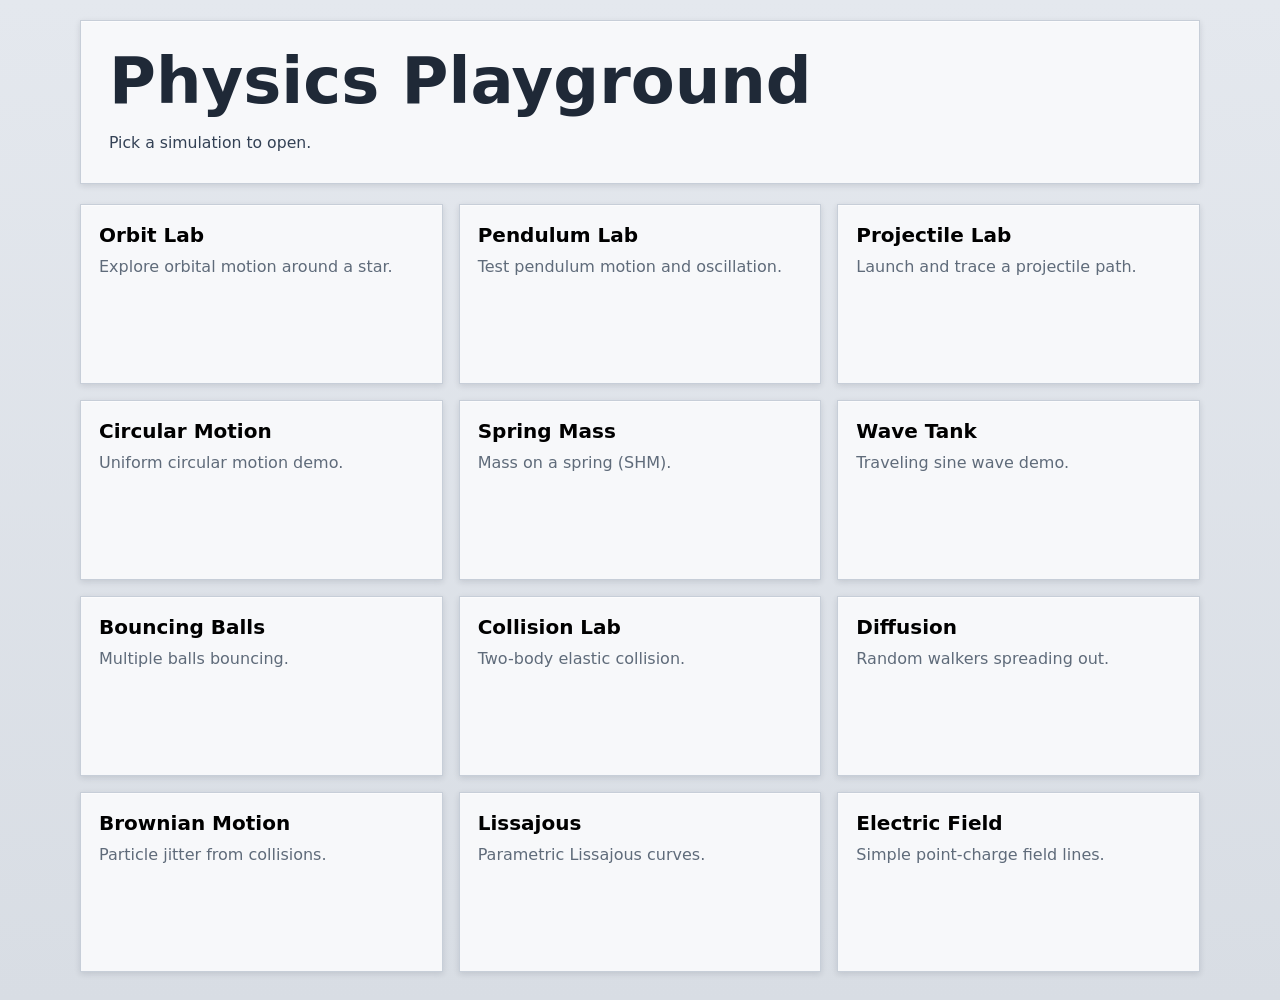
<file: index.html>
<!doctype html>
<html lang="en">
  <head>
    <meta charset="UTF-8" />
    <meta name="viewport" content="width=device-width, initial-scale=1.0" />
    <title>Physics Playground</title>
    <meta
      name="description"
      content="Choose a physics simulation from a simple gallery."
    />
    <link rel="stylesheet" href="styles.css" />
  </head>
  <body class="gallery-page">
    <div class="page-shell gallery-shell">
      <header class="hero">
        <div class="hero-copy">
          <h1>Physics Playground</h1>
          <p class="lede">Pick a simulation to open.</p>
        </div>
      </header>

      <main>
        <section class="gallery-grid" aria-label="Simulation gallery">
          <button
            class="gallery-card"
            type="button"
            data-sim-target="sim/orbit.html"
          >
            <span class="gallery-card-title">Orbit Lab</span>
            <span class="gallery-card-desc"
              >Explore orbital motion around a star.</span
            >
          </button>
          <button
            class="gallery-card"
            type="button"
            data-sim-target="sim/pendulum.html"
          >
            <span class="gallery-card-title">Pendulum Lab</span>
            <span class="gallery-card-desc"
              >Test pendulum motion and oscillation.</span
            >
          </button>
          <button
            class="gallery-card"
            type="button"
            data-sim-target="sim/projectile.html"
          >
            <span class="gallery-card-title">Projectile Lab</span>
            <span class="gallery-card-desc"
              >Launch and trace a projectile path.</span
            >
          </button>
          <button
            class="gallery-card"
            type="button"
            data-sim-target="sim/circular.html"
          >
            <span class="gallery-card-title">Circular Motion</span>
            <span class="gallery-card-desc">Uniform circular motion demo.</span>
          </button>
          <button
            class="gallery-card"
            type="button"
            data-sim-target="sim/spring.html"
          >
            <span class="gallery-card-title">Spring Mass</span>
            <span class="gallery-card-desc">Mass on a spring (SHM).</span>
          </button>
          <button
            class="gallery-card"
            type="button"
            data-sim-target="sim/wave.html"
          >
            <span class="gallery-card-title">Wave Tank</span>
            <span class="gallery-card-desc">Traveling sine wave demo.</span>
          </button>
          <button
            class="gallery-card"
            type="button"
            data-sim-target="sim/bounce.html"
          >
            <span class="gallery-card-title">Bouncing Balls</span>
            <span class="gallery-card-desc">Multiple balls bouncing.</span>
          </button>
          <button
            class="gallery-card"
            type="button"
            data-sim-target="sim/collision.html"
          >
            <span class="gallery-card-title">Collision Lab</span>
            <span class="gallery-card-desc">Two-body elastic collision.</span>
          </button>
          <button
            class="gallery-card"
            type="button"
            data-sim-target="sim/diffusion.html"
          >
            <span class="gallery-card-title">Diffusion</span>
            <span class="gallery-card-desc">Random walkers spreading out.</span>
          </button>
          <button
            class="gallery-card"
            type="button"
            data-sim-target="sim/brownian.html"
          >
            <span class="gallery-card-title">Brownian Motion</span>
            <span class="gallery-card-desc"
              >Particle jitter from collisions.</span
            >
          </button>
          <button
            class="gallery-card"
            type="button"
            data-sim-target="sim/lissajous.html"
          >
            <span class="gallery-card-title">Lissajous</span>
            <span class="gallery-card-desc">Parametric Lissajous curves.</span>
          </button>

          <button
            class="gallery-card"
            type="button"
            data-sim-target="sim/electric.html"
          >
            <span class="gallery-card-title">Electric Field</span>
            <span class="gallery-card-desc"
              >Simple point-charge field lines.</span
            >
          </button>
        </section>
      </main>
    </div>

    <div class="loading-overlay" id="loading-overlay" aria-hidden="true">
      <div class="loading-card" role="status" aria-live="polite">
        <span class="loading-label">Loading...</span>
      </div>
    </div>

    <script src="gallery.js"></script>
  </body>
</html>
</file>
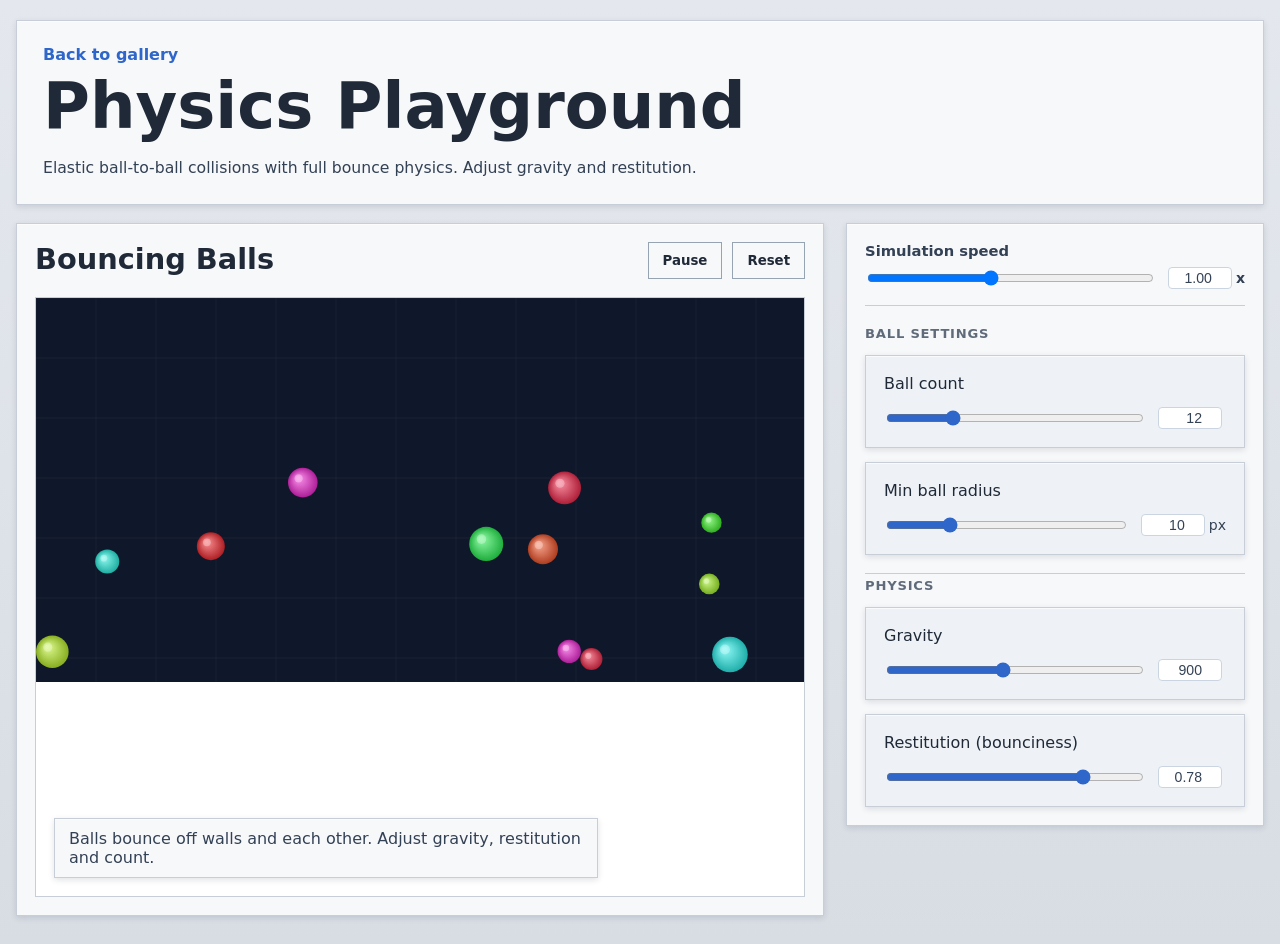
<file: sim/bounce.html>
<!doctype html>
<html lang="en">
  <head>
    <meta charset="UTF-8" />
    <meta name="viewport" content="width=device-width, initial-scale=1.0" />
    <title>Bouncing Balls</title>
    <meta name="description" content="Bouncing balls with elastic ball-to-ball collisions and adjustable gravity." />
    <link rel="stylesheet" href="../styles.css" />
  </head>
  <body class="sim-page" data-sim="bounce">
    <div class="page-shell">
      <header class="hero">
        <div class="hero-copy">
          <a class="back-link" href="../index.html">Back to gallery</a>
          <h1>Physics Playground</h1>
          <p class="lede">Elastic ball-to-ball collisions with full bounce physics. Adjust gravity and restitution.</p>
        </div>
      </header>

      <main class="app-grid">
        <section class="stage-card">
          <div class="stage-topbar">
            <h2 id="stage-title">Bouncing Balls</h2>
            <div class="stage-actions">
              <button class="ghost-button" id="pause-button" type="button">Pause</button>
              <button class="ghost-button" id="reset-button" type="button">Reset</button>
            </div>
          </div>
          <div class="canvas-wrap">
            <canvas id="simulation-canvas" aria-label="Physics simulation canvas"></canvas>
            <div class="canvas-overlay">
              <div class="overlay-chip" id="sim-hint">A crowd of bouncing balls.</div>
            </div>
          </div>
        </section>

        <aside class="control-card">
          <div class="global-controls">
            <label class="speed-control" for="simulation-speed">
              <span>Simulation speed</span>
              <div class="speed-row">
                <input id="simulation-speed" type="range" min="0.25" max="2" step="0.05" value="1" />
                <strong id="simulation-speed-value">1.00x</strong>
              </div>
            </label>
          </div>

          <div class="controls-stack">
            <div class="control-group-title">Ball Settings</div>

            <label class="control-panel active">
              <span>Ball count</span>
              <div class="speed-row">
                <input id="bounce-count" type="range" min="3" max="40" step="1" value="12" />
                <span class="range-value" data-value-for="bounce-count">12</span>
              </div>
            </label>

            <label class="control-panel active">
              <span>Min ball radius</span>
              <div class="speed-row">
                <input id="bounce-size" type="range" min="4" max="28" step="1" value="10" data-unit=" px" />
                <span class="range-value" data-value-for="bounce-size">10 px</span>
              </div>
            </label>

            <div class="control-group-title">Physics</div>

            <label class="control-panel active">
              <span>Gravity</span>
              <div class="speed-row">
                <input id="bounce-gravity" type="range" min="0" max="2000" step="50" value="900" />
                <span class="range-value" data-value-for="bounce-gravity">900</span>
              </div>
            </label>

            <label class="control-panel active">
              <span>Restitution (bounciness)</span>
              <div class="speed-row">
                <input id="bounce-restitution" type="range" min="0" max="1" step="0.02" value="0.78" />
                <span class="range-value" data-value-for="bounce-restitution">0.78</span>
              </div>
            </label>
          </div>
        </aside>
      </main>
    </div>
    <script src="../app.js"></script>
  </body>
</html>
</file>
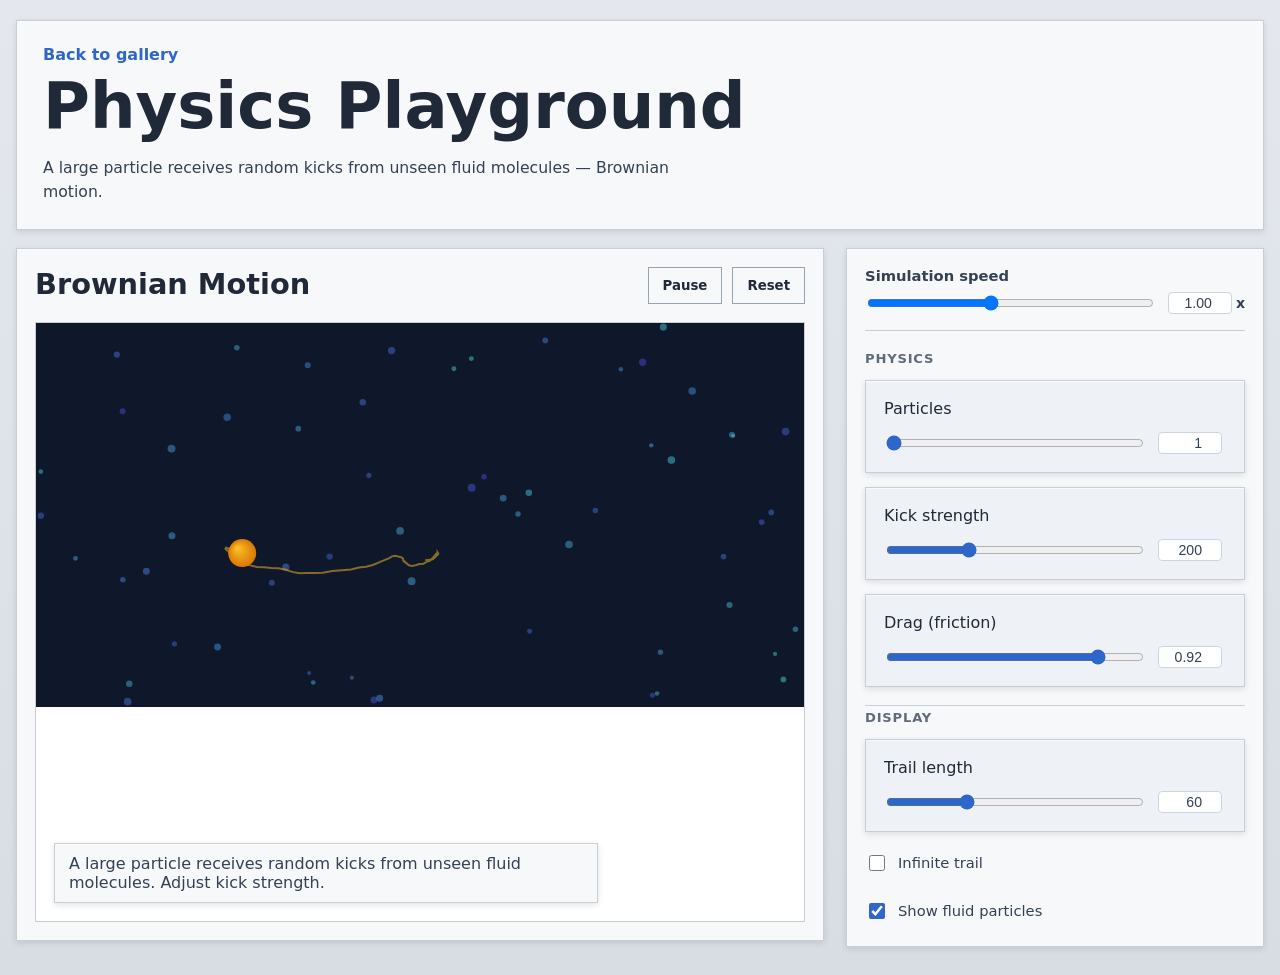
<file: sim/brownian.html>
<!doctype html>
<html lang="en">
  <head>
    <meta charset="UTF-8" />
    <meta name="viewport" content="width=device-width, initial-scale=1.0" />
    <title>Brownian Motion</title>
    <meta name="description" content="Brownian motion simulation with trail, fluid particles, and kick/drag controls." />
    <link rel="stylesheet" href="../styles.css" />
  </head>
  <body class="sim-page" data-sim="brownian">
    <div class="page-shell">
      <header class="hero">
        <div class="hero-copy">
          <a class="back-link" href="../index.html">Back to gallery</a>
          <h1>Physics Playground</h1>
          <p class="lede">A large particle receives random kicks from unseen fluid molecules — Brownian motion.</p>
        </div>
      </header>

      <main class="app-grid">
        <section class="stage-card">
          <div class="stage-topbar">
            <h2 id="stage-title">Brownian Motion</h2>
            <div class="stage-actions">
              <button class="ghost-button" id="pause-button" type="button">Pause</button>
              <button class="ghost-button" id="reset-button" type="button">Reset</button>
            </div>
          </div>
          <div class="canvas-wrap">
            <canvas id="simulation-canvas" aria-label="Physics simulation canvas"></canvas>
            <div class="canvas-overlay">
              <div class="overlay-chip" id="sim-hint">Random small kicks to a particle.</div>
            </div>
          </div>
        </section>

        <aside class="control-card">
          <div class="global-controls">
            <label class="speed-control" for="simulation-speed">
              <span>Simulation speed</span>
              <div class="speed-row">
                <input id="simulation-speed" type="range" min="0.25" max="2" step="0.05" value="1" />
                <strong id="simulation-speed-value">1.00x</strong>
              </div>
            </label>
          </div>

          <div class="controls-stack">
            <div class="control-group-title">Physics</div>

            <label class="control-panel active">
              <span>Particles</span>
              <div class="speed-row">
                <input id="brownian-particles" type="range" min="1" max="100" step="1" value="1" />
                <span class="range-value" data-value-for="brownian-particles">1</span>
              </div>
            </label>

            <label class="control-panel active">
              <span>Kick strength</span>
              <div class="speed-row">
                <input id="brownian-kick" type="range" min="20" max="600" step="10" value="200" />
                <span class="range-value" data-value-for="brownian-kick">200</span>
              </div>
            </label>

            <label class="control-panel active">
              <span>Drag (friction)</span>
              <div class="speed-row">
                <input id="brownian-drag" type="range" min="0.5" max="0.999" step="0.01" value="0.92" />
                <span class="range-value" data-value-for="brownian-drag">0.92</span>
              </div>
            </label>

            <div class="control-group-title">Display</div>

            <label class="control-panel active">
              <span>Trail length</span>
              <div class="speed-row">
                <input id="brownian-trail" type="range" min="0" max="200" step="5" value="60" />
                <span class="range-value" data-value-for="brownian-trail">60</span>
              </div>
            </label>

            <label class="toggle-row">
              <input id="brownian-infinite-trail" type="checkbox" />
              <span>Infinite trail</span>
            </label>

            <label class="toggle-row">
              <input id="brownian-fluid" type="checkbox" checked />
              <span>Show fluid particles</span>
            </label>
          </div>
        </aside>
      </main>
    </div>
    <script src="../app.js"></script>
  </body>
</html>
</file>
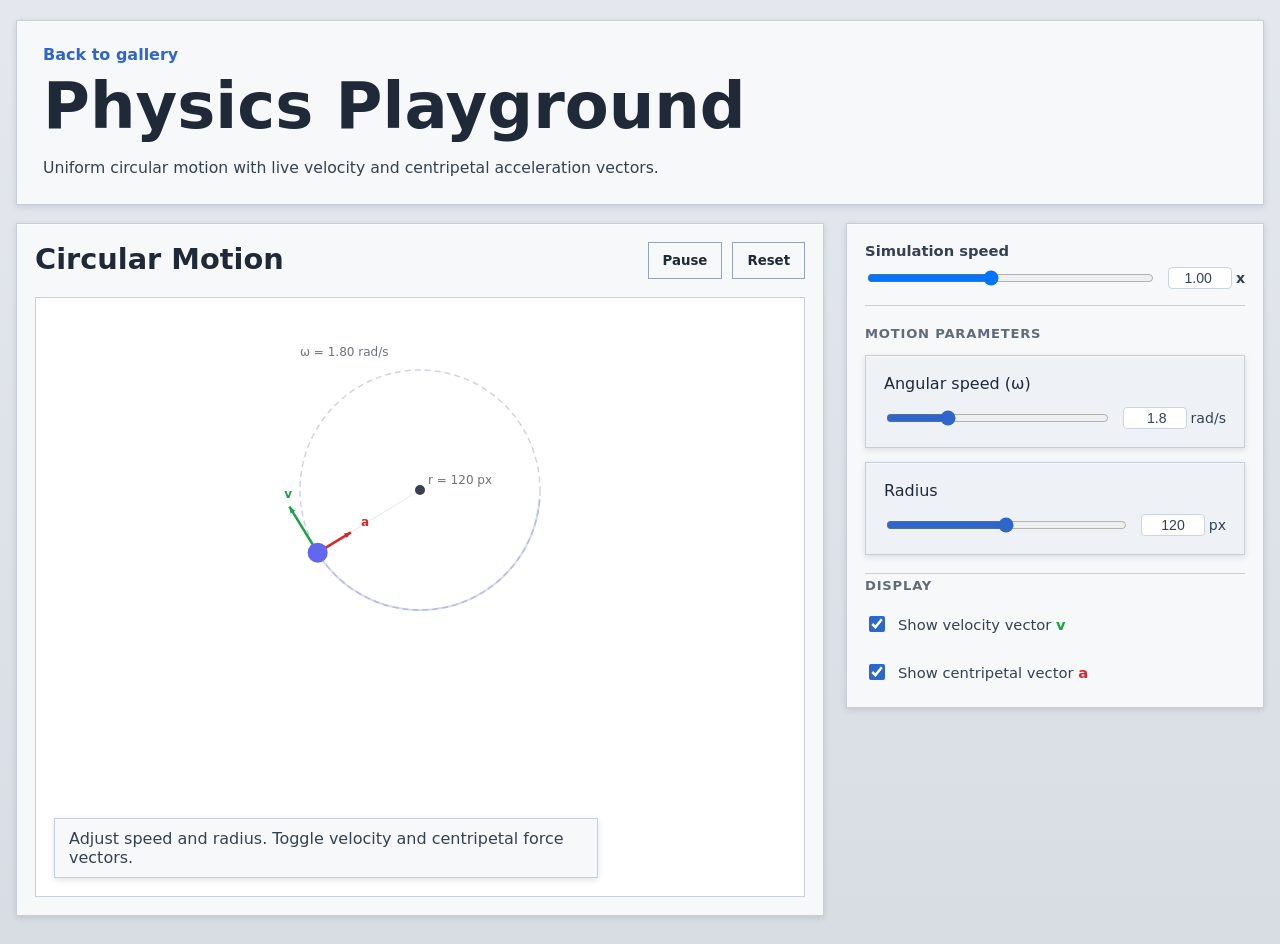
<file: sim/circular.html>
<!doctype html>
<html lang="en">
  <head>
    <meta charset="UTF-8" />
    <meta name="viewport" content="width=device-width, initial-scale=1.0" />
    <title>Circular Motion</title>
    <meta name="description" content="Uniform circular motion with velocity and centripetal force vectors." />
    <link rel="stylesheet" href="../styles.css" />
  </head>
  <body class="sim-page" data-sim="circular">
    <div class="page-shell">
      <header class="hero">
        <div class="hero-copy">
          <a class="back-link" href="../index.html">Back to gallery</a>
          <h1>Physics Playground</h1>
          <p class="lede">Uniform circular motion with live velocity and centripetal acceleration vectors.</p>
        </div>
      </header>

      <main class="app-grid">
        <section class="stage-card">
          <div class="stage-topbar">
            <h2 id="stage-title">Circular Motion</h2>
            <div class="stage-actions">
              <button class="ghost-button" id="pause-button" type="button">Pause</button>
              <button class="ghost-button" id="reset-button" type="button">Reset</button>
            </div>
          </div>
          <div class="canvas-wrap">
            <canvas id="simulation-canvas" aria-label="Physics simulation canvas"></canvas>
            <div class="canvas-overlay">
              <div class="overlay-chip" id="sim-hint">A point moves in a circle.</div>
            </div>
          </div>
        </section>

        <aside class="control-card">
          <div class="global-controls">
            <label class="speed-control" for="simulation-speed">
              <span>Simulation speed</span>
              <div class="speed-row">
                <input id="simulation-speed" type="range" min="0.25" max="2" step="0.05" value="1" />
                <strong id="simulation-speed-value">1.00x</strong>
              </div>
            </label>
          </div>

          <div class="controls-stack">
            <div class="control-group-title">Motion Parameters</div>

            <label class="control-panel active">
              <span>Angular speed (ω)</span>
              <div class="speed-row">
                <input id="circular-speed" type="range" min="0.3" max="6" step="0.1" value="1.8" data-unit=" rad/s" />
                <span class="range-value" data-value-for="circular-speed">1.8 rad/s</span>
              </div>
            </label>

            <label class="control-panel active">
              <span>Radius</span>
              <div class="speed-row">
                <input id="circular-radius" type="range" min="40" max="200" step="4" value="120" data-unit=" px" />
                <span class="range-value" data-value-for="circular-radius">120 px</span>
              </div>
            </label>

            <div class="control-group-title">Display</div>

            <label class="toggle-row">
              <input id="circular-show-velocity" type="checkbox" checked />
              <span>Show velocity vector <span style="color:#16a34a;font-weight:700">v</span></span>
            </label>

            <label class="toggle-row">
              <input id="circular-show-centripetal" type="checkbox" checked />
              <span>Show centripetal vector <span style="color:#dc2626;font-weight:700">a</span></span>
            </label>
          </div>
        </aside>
      </main>
    </div>
    <script src="../app.js"></script>
  </body>
</html>
</file>
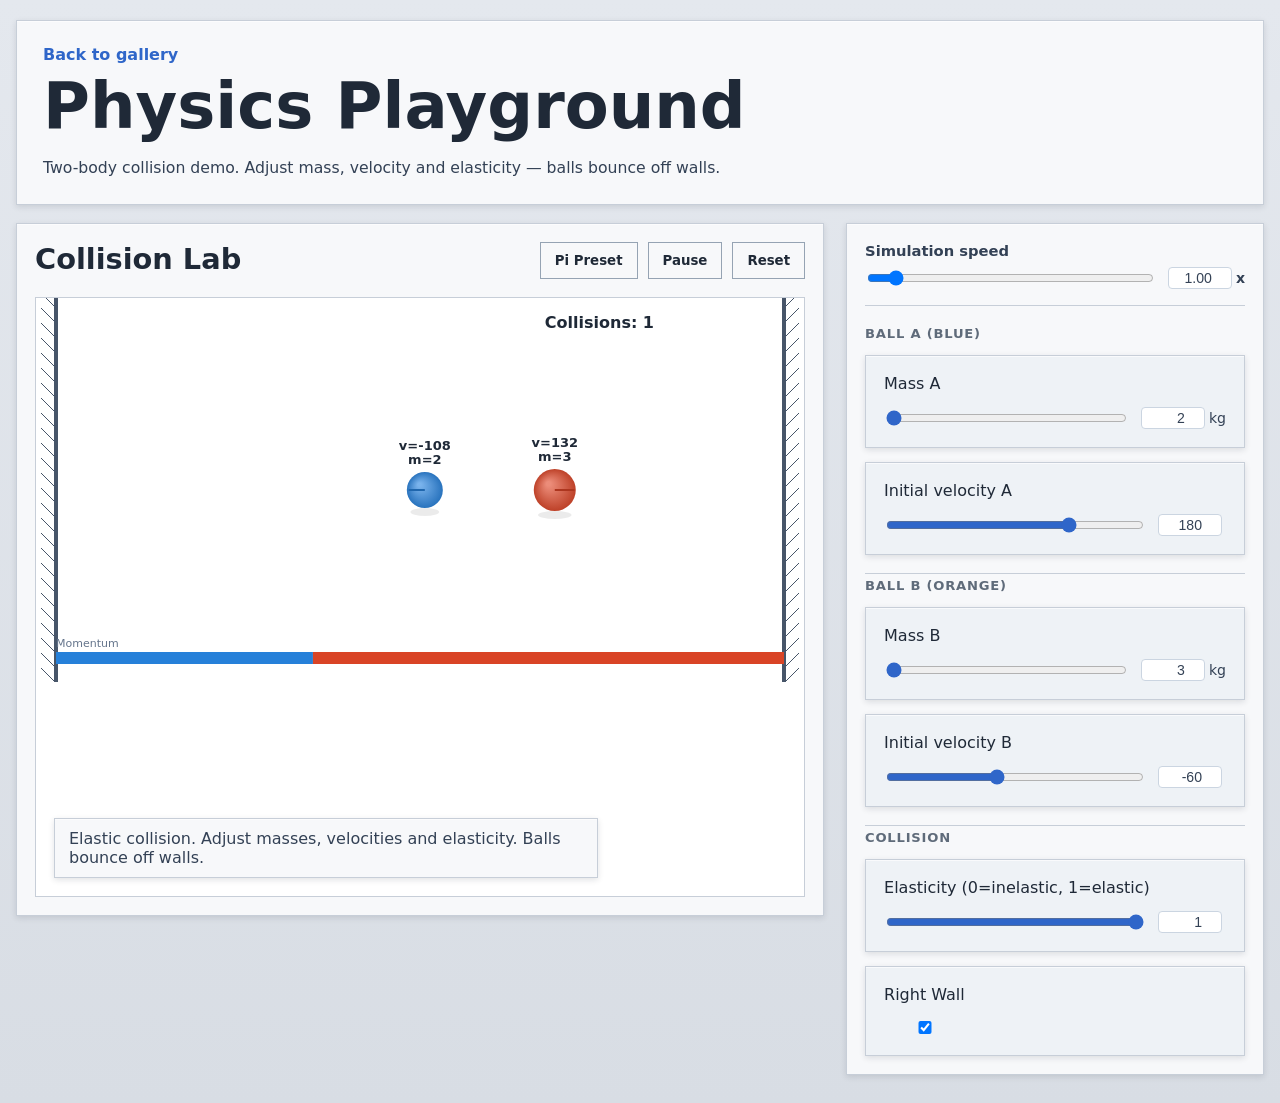
<file: sim/collision.html>
<!doctype html>
<html lang="en">
  <head>
    <meta charset="UTF-8" />
    <meta name="viewport" content="width=device-width, initial-scale=1.0" />
    <title>Collision Lab</title>
    <meta name="description" content="Two-body elastic collision with adjustable mass, velocity and elasticity." />
    <link rel="stylesheet" href="../styles.css" />
  </head>
  <body class="sim-page" data-sim="collision">
    <div class="page-shell">
      <header class="hero">
        <div class="hero-copy">
          <a class="back-link" href="../index.html">Back to gallery</a>
          <h1>Physics Playground</h1>
          <p class="lede">Two-body collision demo. Adjust mass, velocity and elasticity — balls bounce off walls.</p>
        </div>
      </header>

      <main class="app-grid">
        <section class="stage-card">
          <div class="stage-topbar">
            <h2 id="stage-title">Collision Lab</h2>
            <div class="stage-actions">
              <button class="ghost-button" id="pi-preset-button" type="button">Pi Preset</button>
              <button class="ghost-button" id="pause-button" type="button">Pause</button>
              <button class="ghost-button" id="reset-button" type="button">Reset</button>
            </div>
          </div>
          <div class="canvas-wrap">
            <canvas id="simulation-canvas" aria-label="Physics simulation canvas"></canvas>
            <div class="canvas-overlay">
              <div class="overlay-chip" id="sim-hint">Elastic collision between two spheres.</div>
            </div>
          </div>
        </section>

        <aside class="control-card">
          <div class="global-controls">
            <label class="speed-control" for="simulation-speed">
              <span>Simulation speed</span>
              <div class="speed-row">
                <input id="simulation-speed" type="range" min="0.25" max="10" step="0.05" value="1" />
                <strong id="simulation-speed-value">1.00x</strong>
              </div>
            </label>
          </div>

          <div class="controls-stack">
            <div class="control-group-title">Ball A (blue)</div>

            <label class="control-panel active">
              <span>Mass A</span>
              <div class="speed-row">
                <input id="collision-mass-a" type="range" min="0.5" max="1000000" step="0.5" value="2" data-unit=" kg" />
                <span class="range-value" data-value-for="collision-mass-a">2 kg</span>
              </div>
            </label>

            <label class="control-panel active">
              <span>Initial velocity A</span>
              <div class="speed-row">
                <input id="collision-vel-a" type="range" min="-400" max="400" step="10" value="180" />
                <span class="range-value" data-value-for="collision-vel-a">180</span>
              </div>
            </label>

            <div class="control-group-title">Ball B (orange)</div>

            <label class="control-panel active">
              <span>Mass B</span>
              <div class="speed-row">
                <input id="collision-mass-b" type="range" min="0.5" max="1000000" step="0.5" value="3" data-unit=" kg" />
                <span class="range-value" data-value-for="collision-mass-b">3 kg</span>
              </div>
            </label>

            <label class="control-panel active">
              <span>Initial velocity B</span>
              <div class="speed-row">
                <input id="collision-vel-b" type="range" min="-400" max="400" step="10" value="-60" />
                <span class="range-value" data-value-for="collision-vel-b">-60</span>
              </div>
            </label>

            <div class="control-group-title">Collision</div>

            <label class="control-panel active">
              <span>Elasticity (0=inelastic, 1=elastic)</span>
              <div class="speed-row">
                <input id="collision-elasticity" type="range" min="0" max="1" step="0.05" value="1" />
                <span class="range-value" data-value-for="collision-elasticity">1</span>
              </div>
            </label>

            <label class="control-panel active" style="flex-direction: row; align-items: center; justify-content: space-between;">
              <span>Right Wall</span>
              <input id="collision-right-wall" type="checkbox" checked />
            </label>
          </div>
        </aside>
      </main>
    </div>
    <script src="../app.js"></script>
  </body>
</html>
</file>
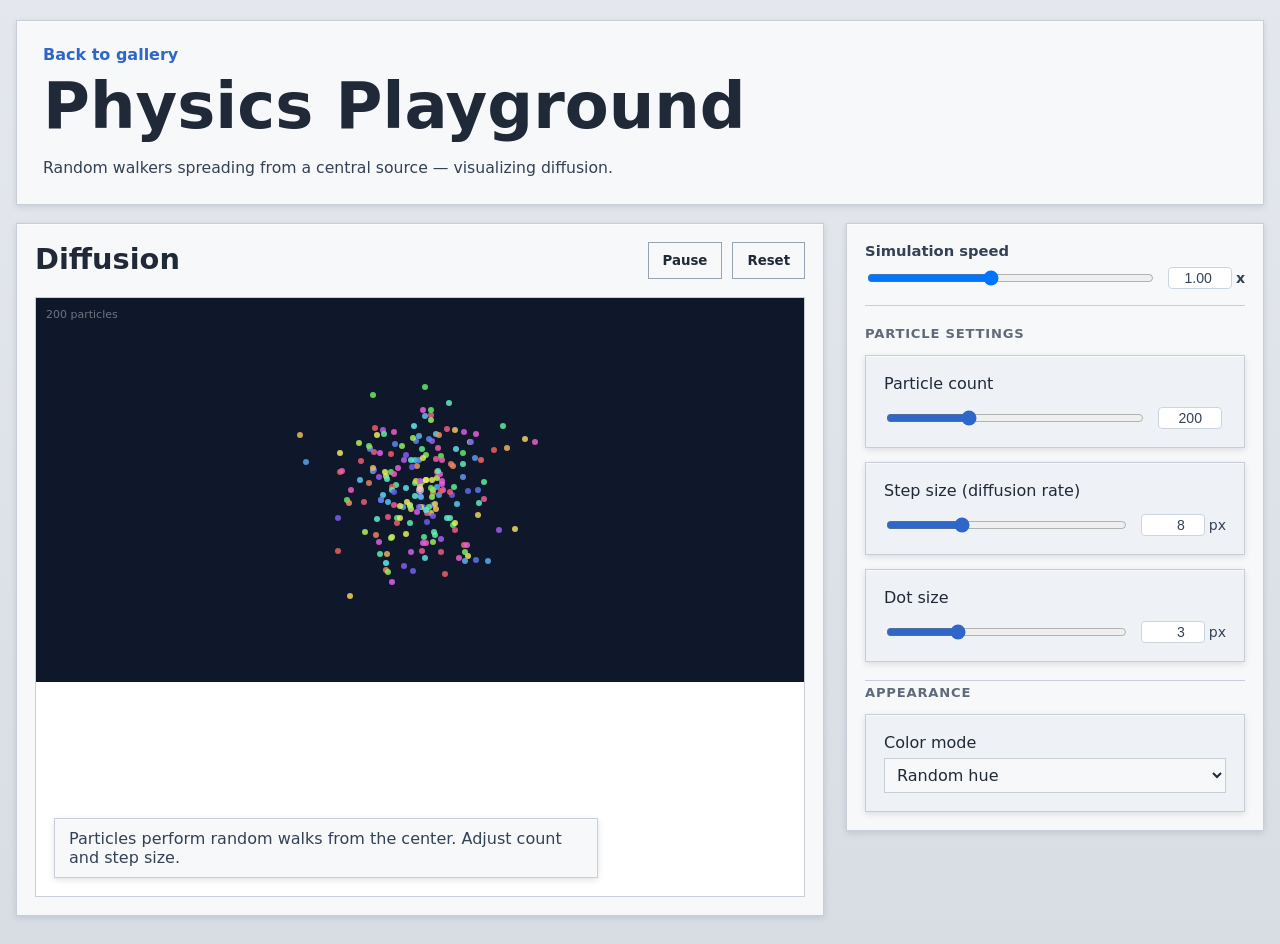
<file: sim/diffusion.html>
<!doctype html>
<html lang="en">
  <head>
    <meta charset="UTF-8" />
    <meta name="viewport" content="width=device-width, initial-scale=1.0" />
    <title>Diffusion</title>
    <meta name="description" content="Particle diffusion simulation with adjustable particle count and step size." />
    <link rel="stylesheet" href="../styles.css" />
  </head>
  <body class="sim-page" data-sim="diffusion">
    <div class="page-shell">
      <header class="hero">
        <div class="hero-copy">
          <a class="back-link" href="../index.html">Back to gallery</a>
          <h1>Physics Playground</h1>
          <p class="lede">Random walkers spreading from a central source — visualizing diffusion.</p>
        </div>
      </header>

      <main class="app-grid">
        <section class="stage-card">
          <div class="stage-topbar">
            <h2 id="stage-title">Diffusion</h2>
            <div class="stage-actions">
              <button class="ghost-button" id="pause-button" type="button">Pause</button>
              <button class="ghost-button" id="reset-button" type="button">Reset</button>
            </div>
          </div>
          <div class="canvas-wrap">
            <canvas id="simulation-canvas" aria-label="Physics simulation canvas"></canvas>
            <div class="canvas-overlay">
              <div class="overlay-chip" id="sim-hint">Many particles performing random walks.</div>
            </div>
          </div>
        </section>

        <aside class="control-card">
          <div class="global-controls">
            <label class="speed-control" for="simulation-speed">
              <span>Simulation speed</span>
              <div class="speed-row">
                <input id="simulation-speed" type="range" min="0.25" max="2" step="0.05" value="1" />
                <strong id="simulation-speed-value">1.00x</strong>
              </div>
            </label>
          </div>

          <div class="controls-stack">
            <div class="control-group-title">Particle Settings</div>

            <label class="control-panel active">
              <span>Particle count</span>
              <div class="speed-row">
                <input id="diffusion-count" type="range" min="20" max="600" step="10" value="200" />
                <span class="range-value" data-value-for="diffusion-count">200</span>
              </div>
            </label>

            <label class="control-panel active">
              <span>Step size (diffusion rate)</span>
              <div class="speed-row">
                <input id="diffusion-step" type="range" min="1" max="24" step="0.5" value="8" data-unit=" px" />
                <span class="range-value" data-value-for="diffusion-step">8 px</span>
              </div>
            </label>

            <label class="control-panel active">
              <span>Dot size</span>
              <div class="speed-row">
                <input id="diffusion-dot" type="range" min="1" max="8" step="0.5" value="3" data-unit=" px" />
                <span class="range-value" data-value-for="diffusion-dot">3 px</span>
              </div>
            </label>

            <div class="control-group-title">Appearance</div>

            <label class="control-panel active" style="gap:6px">
              <span>Color mode</span>
              <select id="diffusion-color" style="padding:6px 8px;border:1px solid var(--line);background:var(--panel);font:inherit;color:var(--text);">
                <option value="hue">Random hue</option>
                <option value="gradient">Distance gradient (blue→red)</option>
              </select>
            </label>
          </div>
        </aside>
      </main>
    </div>
    <script src="../app.js"></script>
  </body>
</html>
</file>
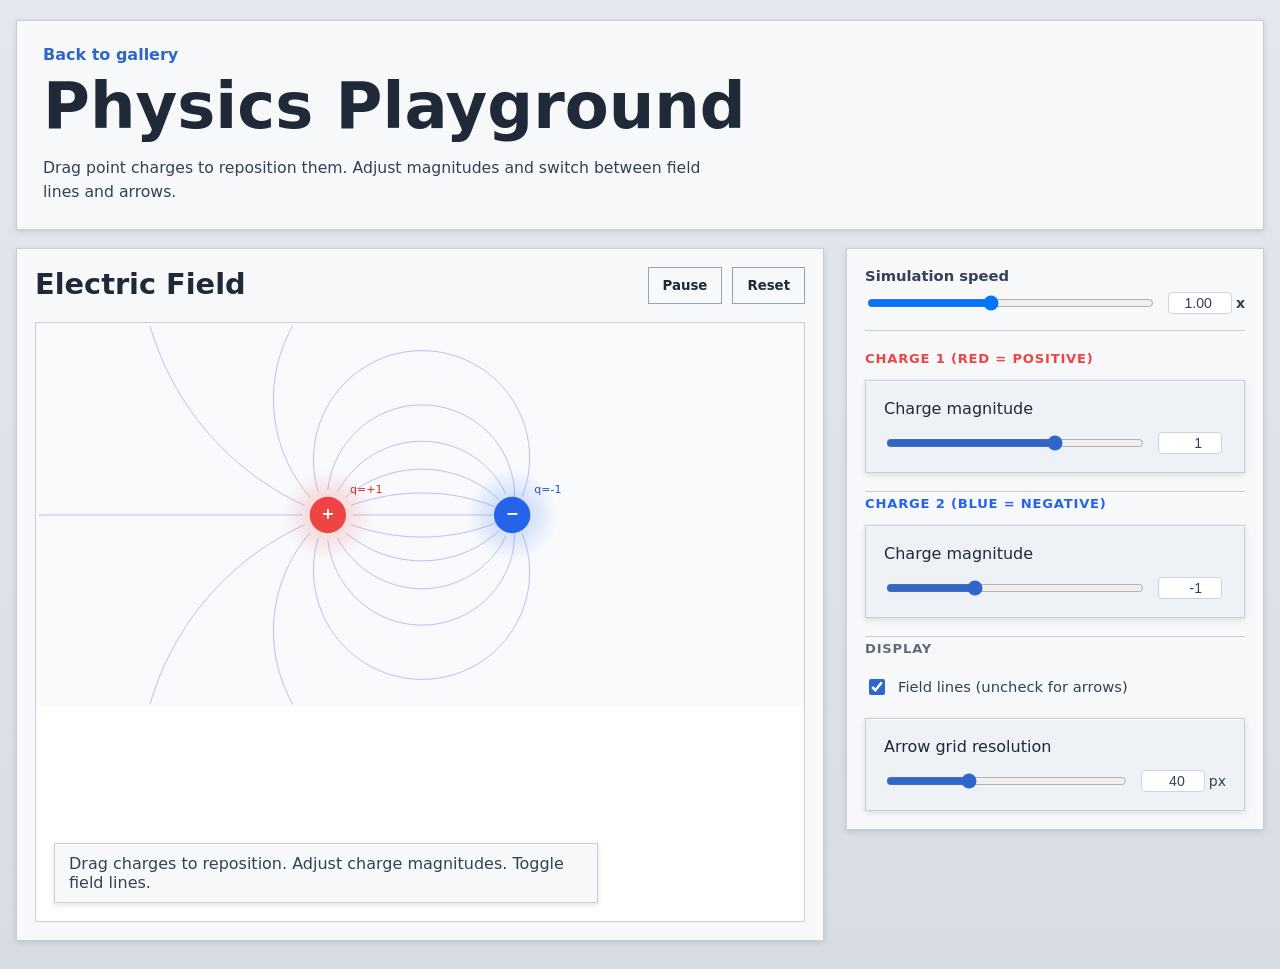
<file: sim/electric.html>
<!doctype html>
<html lang="en">
  <head>
    <meta charset="UTF-8" />
    <meta name="viewport" content="width=device-width, initial-scale=1.0" />
    <title>Electric Field</title>
    <meta name="description" content="Electric field with draggable charges, field lines and adjustable charge magnitudes." />
    <link rel="stylesheet" href="../styles.css" />
  </head>
  <body class="sim-page" data-sim="electric">
    <div class="page-shell">
      <header class="hero">
        <div class="hero-copy">
          <a class="back-link" href="../index.html">Back to gallery</a>
          <h1>Physics Playground</h1>
          <p class="lede">Drag point charges to reposition them. Adjust magnitudes and switch between field lines and arrows.</p>
        </div>
      </header>

      <main class="app-grid">
        <section class="stage-card">
          <div class="stage-topbar">
            <h2 id="stage-title">Electric Field</h2>
            <div class="stage-actions">
              <button class="ghost-button" id="pause-button" type="button">Pause</button>
              <button class="ghost-button" id="reset-button" type="button">Reset</button>
            </div>
          </div>
          <div class="canvas-wrap">
            <canvas id="simulation-canvas" aria-label="Physics simulation canvas"></canvas>
            <div class="canvas-overlay">
              <div class="overlay-chip" id="sim-hint">Drag charges to move them.</div>
            </div>
          </div>
        </section>

        <aside class="control-card">
          <div class="global-controls">
            <label class="speed-control" for="simulation-speed">
              <span>Simulation speed</span>
              <div class="speed-row">
                <input id="simulation-speed" type="range" min="0.25" max="2" step="0.05" value="1" />
                <strong id="simulation-speed-value">1.00x</strong>
              </div>
            </label>
          </div>

          <div class="controls-stack">
            <div class="control-group-title" style="color:#ef4444">Charge 1 (red = positive)</div>

            <label class="control-panel active">
              <span>Charge magnitude</span>
              <div class="speed-row">
                <input id="electric-charge1" type="range" min="-3" max="3" step="0.5" value="1" />
                <span class="range-value" data-value-for="electric-charge1">1</span>
              </div>
            </label>

            <div class="control-group-title" style="color:#2563eb">Charge 2 (blue = negative)</div>

            <label class="control-panel active">
              <span>Charge magnitude</span>
              <div class="speed-row">
                <input id="electric-charge2" type="range" min="-3" max="3" step="0.5" value="-1" />
                <span class="range-value" data-value-for="electric-charge2">-1</span>
              </div>
            </label>

            <div class="control-group-title">Display</div>

            <label class="toggle-row">
              <input id="electric-show-lines" type="checkbox" checked />
              <span>Field lines (uncheck for arrows)</span>
            </label>

            <label class="control-panel active">
              <span>Arrow grid resolution</span>
              <div class="speed-row">
                <input id="electric-resolution" type="range" min="20" max="80" step="4" value="40" data-unit=" px" />
                <span class="range-value" data-value-for="electric-resolution">40 px</span>
              </div>
            </label>
          </div>
        </aside>
      </main>
    </div>
    <script src="../app.js"></script>
  </body>
</html>
</file>
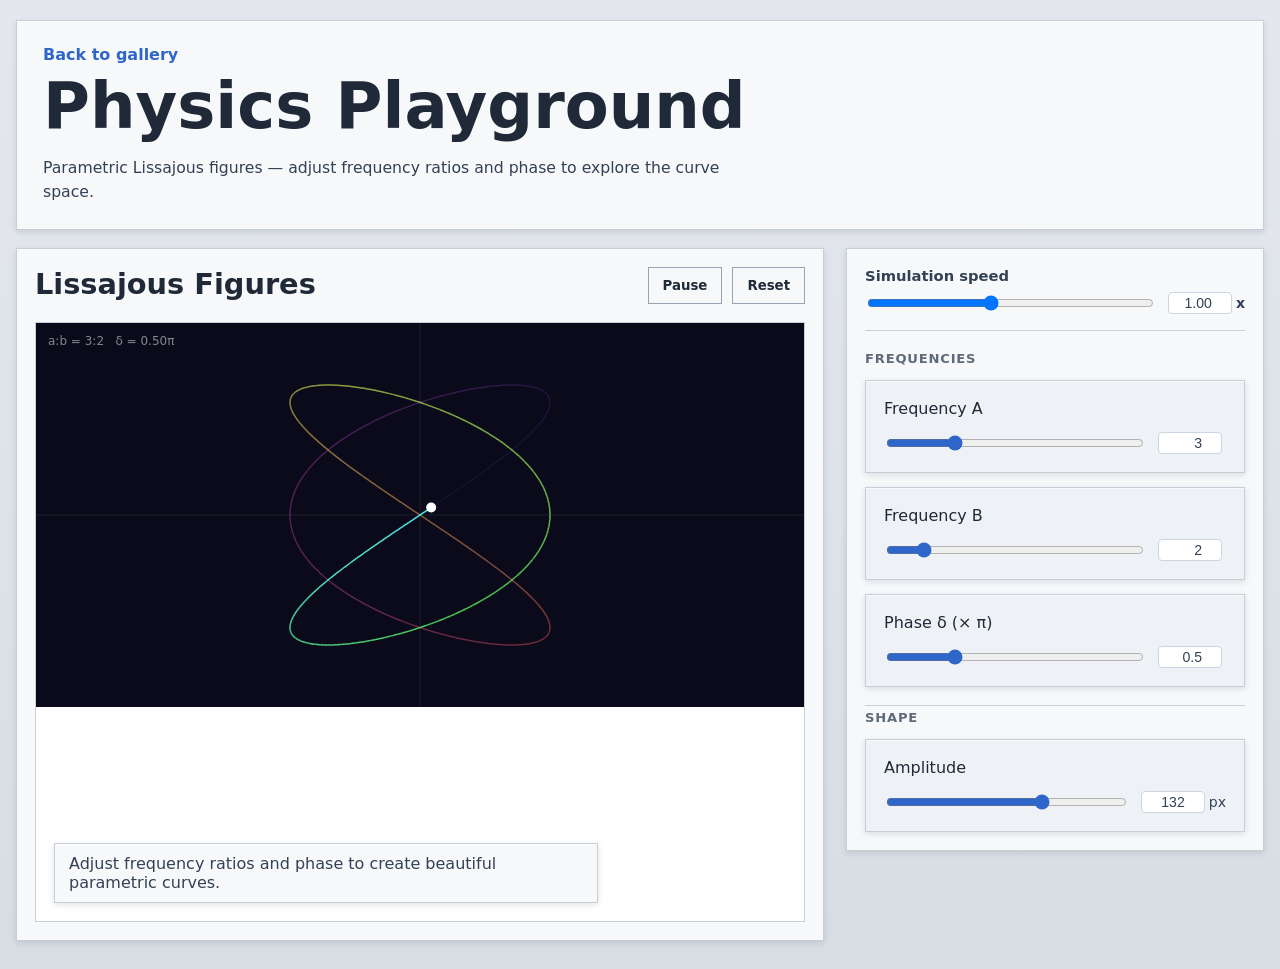
<file: sim/lissajous.html>
<!doctype html>
<html lang="en">
  <head>
    <meta charset="UTF-8" />
    <meta name="viewport" content="width=device-width, initial-scale=1.0" />
    <title>Lissajous Figures</title>
    <meta name="description" content="Parametric Lissajous curves with adjustable frequency ratios and phase." />
    <link rel="stylesheet" href="../styles.css" />
  </head>
  <body class="sim-page" data-sim="lissajous">
    <div class="page-shell">
      <header class="hero">
        <div class="hero-copy">
          <a class="back-link" href="../index.html">Back to gallery</a>
          <h1>Physics Playground</h1>
          <p class="lede">Parametric Lissajous figures — adjust frequency ratios and phase to explore the curve space.</p>
        </div>
      </header>

      <main class="app-grid">
        <section class="stage-card">
          <div class="stage-topbar">
            <h2 id="stage-title">Lissajous Figures</h2>
            <div class="stage-actions">
              <button class="ghost-button" id="pause-button" type="button">Pause</button>
              <button class="ghost-button" id="reset-button" type="button">Reset</button>
            </div>
          </div>
          <div class="canvas-wrap">
            <canvas id="simulation-canvas" aria-label="Physics simulation canvas"></canvas>
            <div class="canvas-overlay">
              <div class="overlay-chip" id="sim-hint">Beautiful parametric curves.</div>
            </div>
          </div>
        </section>

        <aside class="control-card">
          <div class="global-controls">
            <label class="speed-control" for="simulation-speed">
              <span>Simulation speed</span>
              <div class="speed-row">
                <input id="simulation-speed" type="range" min="0.25" max="2" step="0.05" value="1" />
                <strong id="simulation-speed-value">1.00x</strong>
              </div>
            </label>
          </div>

          <div class="controls-stack">
            <div class="control-group-title">Frequencies</div>

            <label class="control-panel active">
              <span>Frequency A</span>
              <div class="speed-row">
                <input id="lissajous-a" type="range" min="1" max="9" step="1" value="3" />
                <span class="range-value" data-value-for="lissajous-a">3</span>
              </div>
            </label>

            <label class="control-panel active">
              <span>Frequency B</span>
              <div class="speed-row">
                <input id="lissajous-b" type="range" min="1" max="9" step="1" value="2" />
                <span class="range-value" data-value-for="lissajous-b">2</span>
              </div>
            </label>

            <label class="control-panel active">
              <span>Phase δ (× π)</span>
              <div class="speed-row">
                <input id="lissajous-delta" type="range" min="0" max="2" step="0.05" value="0.5" />
                <span class="range-value" data-value-for="lissajous-delta">0.5</span>
              </div>
            </label>

            <div class="control-group-title">Shape</div>

            <label class="control-panel active">
              <span>Amplitude</span>
              <div class="speed-row">
                <input id="lissajous-amp" type="range" min="40" max="180" step="4" value="130" data-unit=" px" />
                <span class="range-value" data-value-for="lissajous-amp">130 px</span>
              </div>
            </label>
          </div>
        </aside>
      </main>
    </div>
    <script src="../app.js"></script>
  </body>
</html>
</file>
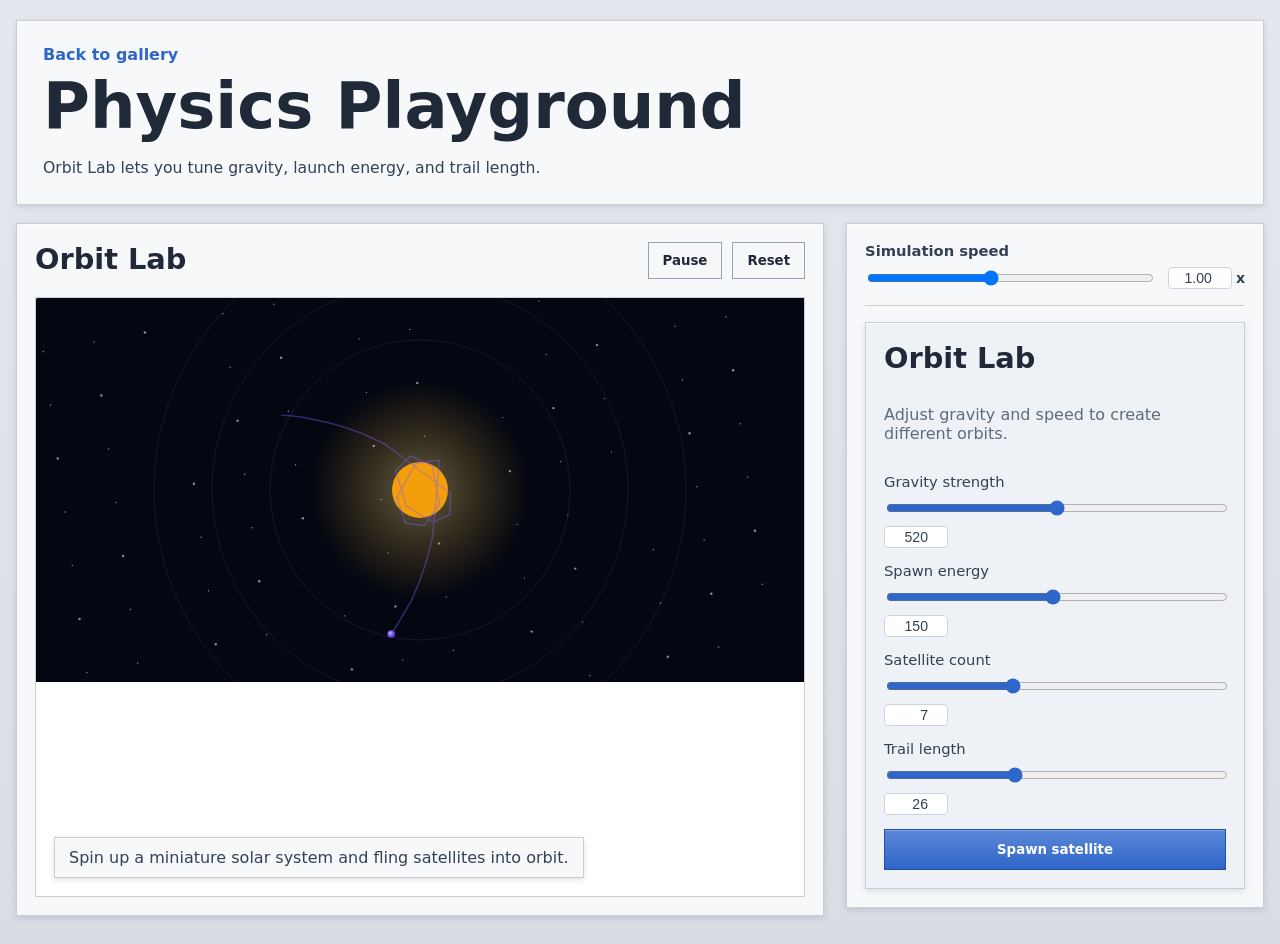
<file: sim/orbit.html>
<!doctype html>
<html lang="en">
  <head>
    <meta charset="UTF-8" />
    <meta name="viewport" content="width=device-width, initial-scale=1.0" />
    <title>Orbit Lab</title>
    <meta name="description" content="Orbit Lab physics simulation." />
    <link rel="stylesheet" href="../styles.css" />
  </head>
  <body class="sim-page" data-sim="orbit">
    <div class="page-shell">
      <header class="hero">
        <div class="hero-copy">
          <a class="back-link" href="../index.html">Back to gallery</a>
          <h1>Physics Playground</h1>
          <p class="lede">
            Orbit Lab lets you tune gravity, launch energy, and trail length.
          </p>
        </div>
      </header>

      <main class="app-grid">
        <section class="stage-card">
          <div class="stage-topbar">
            <h2 id="stage-title">Orbit Lab</h2>
            <div class="stage-actions">
              <button class="ghost-button" id="pause-button" type="button">
                Pause
              </button>
              <button class="ghost-button" id="reset-button" type="button">
                Reset
              </button>
            </div>
          </div>
          <div class="canvas-wrap">
            <canvas
              id="simulation-canvas"
              aria-label="Physics simulation canvas"
            ></canvas>
            <div class="canvas-overlay">
              <div class="overlay-chip" id="sim-hint">
                Create orbits by adjusting gravity and launch speed.
              </div>
            </div>
          </div>
        </section>

        <aside class="control-card">
          <div class="global-controls">
            <label class="speed-control" for="simulation-speed">
              <span>Simulation speed</span>
              <div class="speed-row">
                <input
                  id="simulation-speed"
                  type="range"
                  min="0.25"
                  max="2"
                  step="0.05"
                  value="1"
                />
                <strong id="simulation-speed-value">1.00x</strong>
              </div>
            </label>
          </div>

          <div class="controls-stack">
            <section class="control-panel active" data-panel="orbit">
              <h3>Orbit Lab</h3>
              <p>Adjust gravity and speed to create different orbits.</p>
              <label>
                Gravity strength
                <input
                  id="orbit-gravity"
                  type="range"
                  min="140"
                  max="900"
                  value="520"
                />
                <span class="range-value" data-value-for="orbit-gravity"
                  >520</span
                >
              </label>
              <label>
                Spawn energy
                <input
                  id="orbit-speed"
                  type="range"
                  min="45"
                  max="260"
                  value="150"
                />
                <span class="range-value" data-value-for="orbit-speed"
                  >150</span
                >
              </label>
              <label>
                Satellite count
                <input
                  id="orbit-count"
                  type="range"
                  min="3"
                  max="14"
                  value="7"
                />
                <span class="range-value" data-value-for="orbit-count">7</span>
              </label>
              <label>
                Trail length
                <input
                  id="orbit-trail"
                  type="range"
                  min="6"
                  max="60"
                  value="26"
                />
                <span class="range-value" data-value-for="orbit-trail">26</span>
              </label>
              <button class="primary-button" id="spawn-body" type="button">
                Spawn satellite
              </button>
            </section>
          </div>
        </aside>
      </main>
    </div>

    <script src="../app.js"></script>
  </body>
</html>
</file>
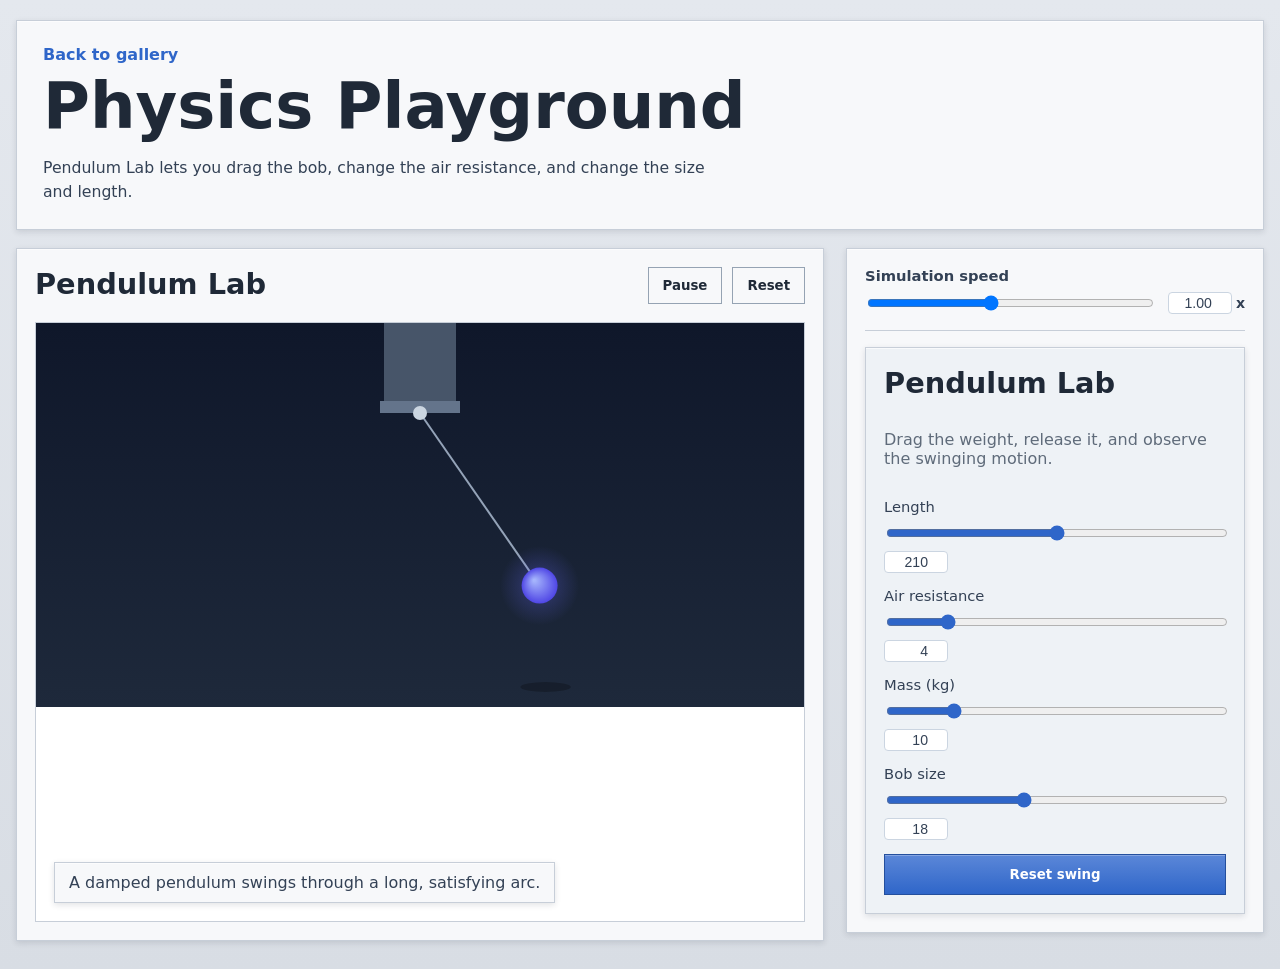
<file: sim/pendulum.html>
<!doctype html>
<html lang="en">
  <head>
    <meta charset="UTF-8" />
    <meta name="viewport" content="width=device-width, initial-scale=1.0" />
    <title>Pendulum Lab</title>
    <meta name="description" content="Pendulum Lab physics simulation." />
    <link rel="stylesheet" href="../styles.css" />
  </head>
  <body class="sim-page" data-sim="pendulum">
    <div class="page-shell">
      <header class="hero">
        <div class="hero-copy">
          <a class="back-link" href="../index.html">Back to gallery</a>
          <h1>Physics Playground</h1>
          <p class="lede">
            Pendulum Lab lets you drag the bob, change the air resistance, and
            change the size and length.
          </p>
        </div>
      </header>

      <main class="app-grid">
        <section class="stage-card">
          <div class="stage-topbar">
            <h2 id="stage-title">Pendulum Lab</h2>
            <div class="stage-actions">
              <button class="ghost-button" id="pause-button" type="button">
                Pause
              </button>
              <button class="ghost-button" id="reset-button" type="button">
                Reset
              </button>
            </div>
          </div>
          <div class="canvas-wrap">
            <canvas
              id="simulation-canvas"
              aria-label="Physics simulation canvas"
            ></canvas>
            <div class="canvas-overlay">
              <div class="overlay-chip" id="sim-hint">
                Drag the bob, release it, and watch it swing back and forth.
              </div>
            </div>
          </div>
        </section>

        <aside class="control-card">
          <div class="global-controls">
            <label class="speed-control" for="simulation-speed">
              <span>Simulation speed</span>
              <div class="speed-row">
                <input
                  id="simulation-speed"
                  type="range"
                  min="0.25"
                  max="2"
                  step="0.05"
                  value="1"
                />
                <strong id="simulation-speed-value">1.00x</strong>
              </div>
            </label>
          </div>

          <div class="controls-stack">
            <section class="control-panel active" data-panel="pendulum">
              <h3>Pendulum Lab</h3>
              <p>
                Drag the weight, release it, and observe the swinging motion.
              </p>
              <label>
                Length
                <input
                  id="pendulum-length"
                  type="range"
                  min="120"
                  max="300"
                  value="210"
                />
                <span class="range-value" data-value-for="pendulum-length"
                  >210</span
                >
              </label>
              <label>
                Air resistance
                <input
                  id="pendulum-air"
                  type="range"
                  min="0"
                  max="24"
                  value="4"
                />
                <span class="range-value" data-value-for="pendulum-air">4</span>
              </label>
              <label>
                Mass (kg)
                <input
                  id="pendulum-mass"
                  type="range"
                  min="1"
                  max="50"
                  value="10"
                />
                <span class="range-value" data-value-for="pendulum-mass">10</span>
              </label>
              <label>
                Bob size
                <input
                  id="pendulum-bob-size"
                  type="range"
                  min="10"
                  max="30"
                  value="18"
                />
                <span class="range-value" data-value-for="pendulum-bob-size"
                  >18</span
                >
              </label>
              <button class="primary-button" id="kick-pendulum" type="button">
                Reset swing
              </button>
            </section>
          </div>
        </aside>
      </main>
    </div>

    <script src="../app.js"></script>
  </body>
</html>
</file>
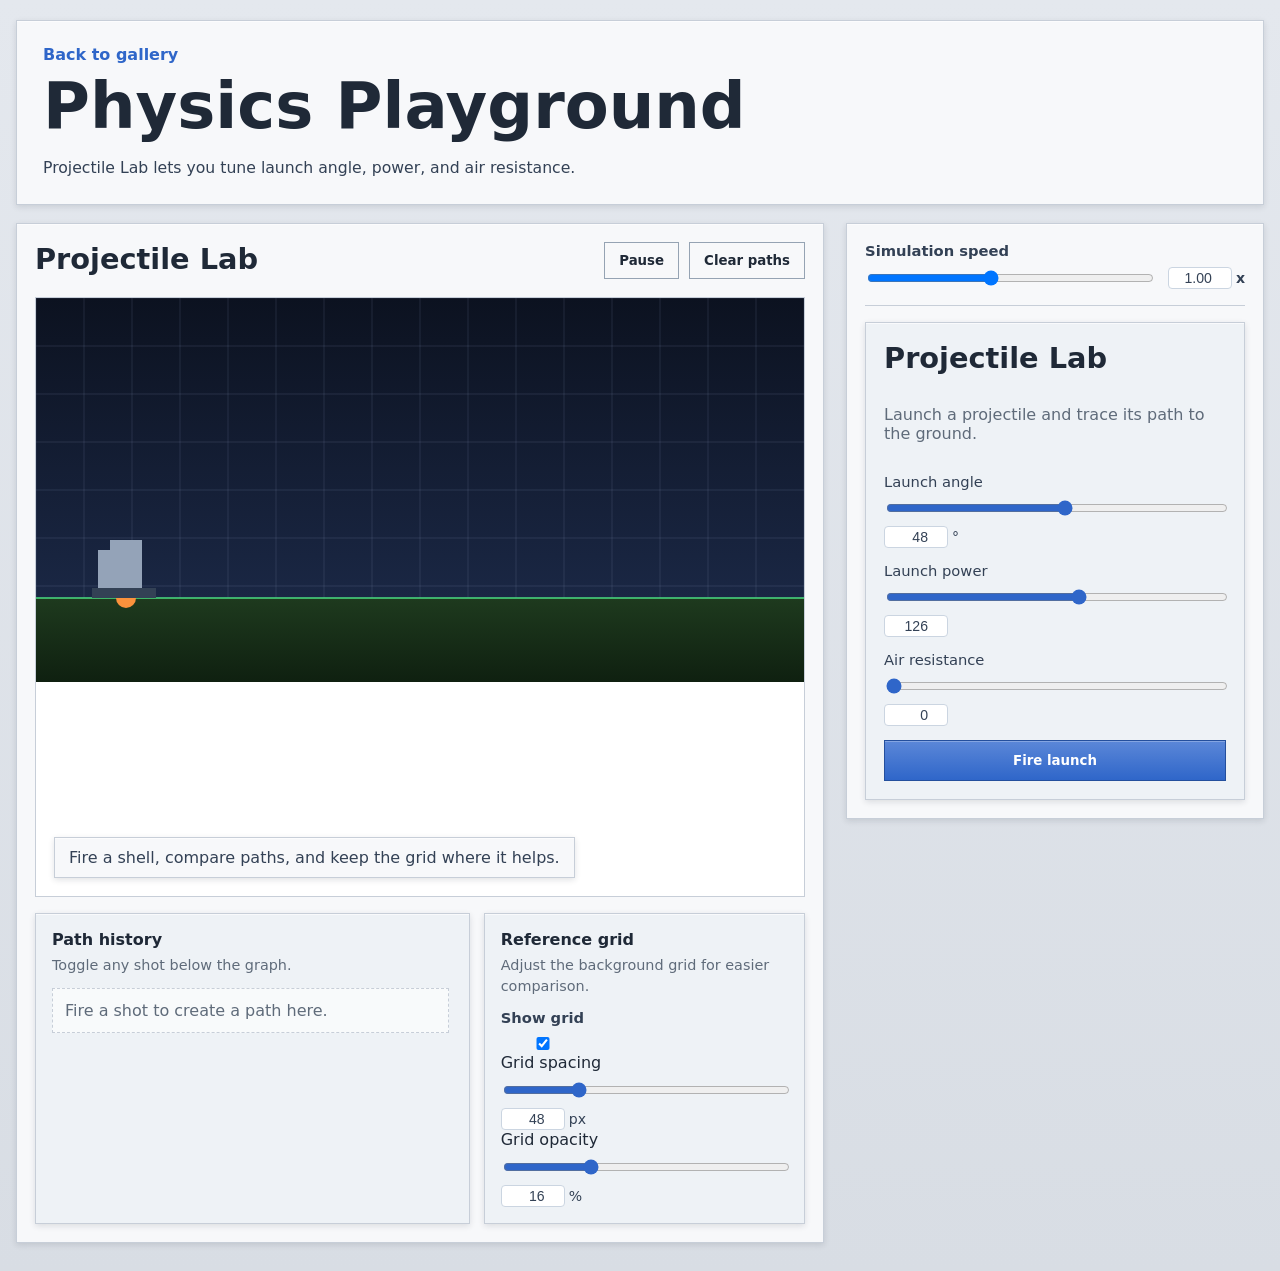
<file: sim/projectile.html>
<!doctype html>
<html lang="en">
  <head>
    <meta charset="UTF-8" />
    <meta name="viewport" content="width=device-width, initial-scale=1.0" />
    <title>Projectile Lab</title>
    <meta name="description" content="Projectile Lab physics simulation." />
    <link rel="stylesheet" href="../styles.css" />
  </head>
  <body class="sim-page" data-sim="projectile">
    <div class="page-shell">
      <header class="hero">
        <div class="hero-copy">
          <a class="back-link" href="../index.html">Back to gallery</a>
          <h1>Physics Playground</h1>
          <p class="lede">
            Projectile Lab lets you tune launch angle, power, and air
            resistance.
          </p>
        </div>
      </header>

      <main class="app-grid">
        <section class="stage-card">
          <div class="stage-topbar">
            <h2 id="stage-title">Projectile Lab</h2>
            <div class="stage-actions">
              <button class="ghost-button" id="pause-button" type="button">
                Pause
              </button>
              <button class="ghost-button" id="reset-button" type="button">
                Reset
              </button>
            </div>
          </div>
          <div class="canvas-wrap">
            <canvas
              id="simulation-canvas"
              aria-label="Physics simulation canvas"
            ></canvas>
            <div class="canvas-overlay">
              <div class="overlay-chip" id="sim-hint">
                Launch a projectile and trace its path to the ground.
              </div>
            </div>
          </div>
          <div class="projectile-tools">
            <section
              class="projectile-history"
              aria-labelledby="trajectory-title"
            >
              <div class="projectile-tools-head">
                <div>
                  <h3 id="trajectory-title">Path history</h3>
                  <p>Toggle any shot below the graph.</p>
                </div>
              </div>
              <div class="trajectory-list" id="projectile-line-list"></div>
            </section>

            <section class="projectile-grid" aria-labelledby="grid-title">
              <div class="projectile-tools-head">
                <div>
                  <h3 id="grid-title">Reference grid</h3>
                  <p>Adjust the background grid for easier comparison.</p>
                </div>
              </div>
              <label class="grid-toggle-row">
                <span>Show grid</span>
                <input id="projectile-grid-enabled" type="checkbox" checked />
              </label>
              <label>
                Grid spacing
                <input
                  id="projectile-grid-spacing"
                  type="range"
                  min="24"
                  max="120"
                  step="4"
                  value="48"
                />
                <span
                  class="range-value"
                  data-value-for="projectile-grid-spacing"
                  >48 px</span
                >
              </label>
              <label>
                Grid opacity
                <input
                  id="projectile-grid-opacity"
                  type="range"
                  min="0.08"
                  max="0.35"
                  step="0.01"
                  value="0.16"
                />
                <span
                  class="range-value"
                  data-value-for="projectile-grid-opacity"
                  >16%</span
                >
              </label>
            </section>
          </div>
        </section>

        <aside class="control-card">
          <div class="global-controls">
            <label class="speed-control" for="simulation-speed">
              <span>Simulation speed</span>
              <div class="speed-row">
                <input
                  id="simulation-speed"
                  type="range"
                  min="0.25"
                  max="2"
                  step="0.05"
                  value="1"
                />
                <strong id="simulation-speed-value">1.00x</strong>
              </div>
            </label>
          </div>

          <div class="controls-stack">
            <section class="control-panel active" data-panel="projectile">
              <h3>Projectile Lab</h3>
              <p>Launch a projectile and trace its path to the ground.</p>
              <label>
                Launch angle
                <input
                  id="projectile-angle"
                  type="range"
                  min="15"
                  max="78"
                  value="48"
                />
                <span class="range-value" data-value-for="projectile-angle"
                  >48°</span
                >
              </label>
              <label>
                Launch power
                <input
                  id="projectile-power"
                  type="range"
                  min="55"
                  max="180"
                  value="126"
                />
                <span class="range-value" data-value-for="projectile-power"
                  >126</span
                >
              </label>
              <label>
                Air resistance
                <input
                  id="projectile-drag"
                  type="range"
                  min="0"
                  max="30"
                  value="0"
                />
                <span class="range-value" data-value-for="projectile-drag"
                  >0</span
                >
              </label>
              <button class="primary-button" id="fire-projectile" type="button">
                Fire launch
              </button>
            </section>
          </div>
        </aside>
      </main>
    </div>

    <script src="../app.js"></script>
  </body>
</html>
</file>
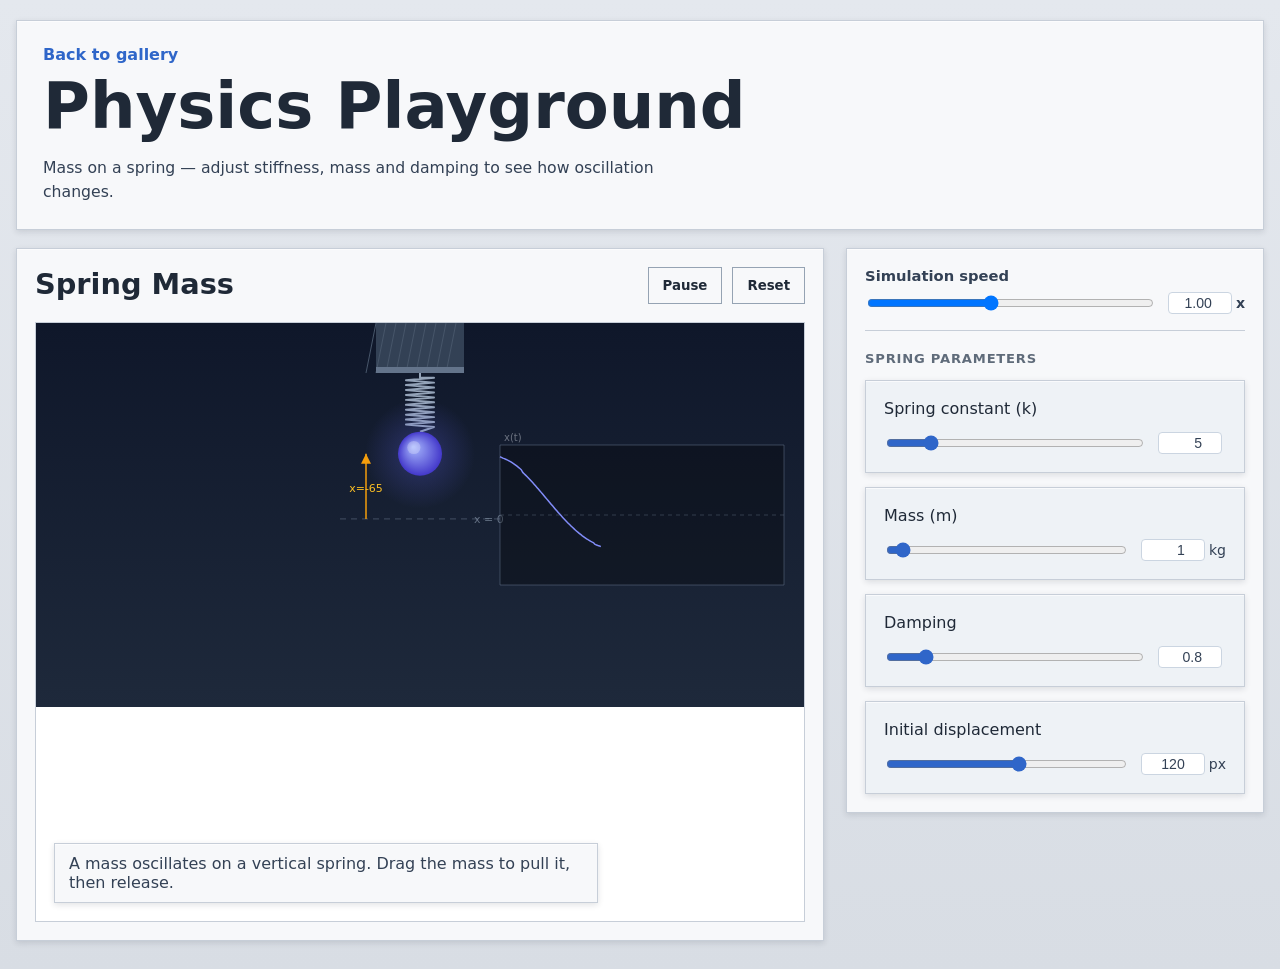
<file: sim/spring.html>
<!doctype html>
<html lang="en">
  <head>
    <meta charset="UTF-8" />
    <meta name="viewport" content="width=device-width, initial-scale=1.0" />
    <title>Spring Mass</title>
    <meta name="description" content="Mass on a spring showing simple harmonic motion." />
    <link rel="stylesheet" href="../styles.css" />
  </head>
  <body class="sim-page" data-sim="spring">
    <div class="page-shell">
      <header class="hero">
        <div class="hero-copy">
          <a class="back-link" href="../index.html">Back to gallery</a>
          <h1>Physics Playground</h1>
          <p class="lede">Mass on a spring — adjust stiffness, mass and damping to see how oscillation changes.</p>
        </div>
      </header>

      <main class="app-grid">
        <section class="stage-card">
          <div class="stage-topbar">
            <h2 id="stage-title">Spring Mass</h2>
            <div class="stage-actions">
              <button class="ghost-button" id="pause-button" type="button">Pause</button>
              <button class="ghost-button" id="reset-button" type="button">Reset</button>
            </div>
          </div>
          <div class="canvas-wrap">
            <canvas id="simulation-canvas" aria-label="Physics simulation canvas"></canvas>
            <div class="canvas-overlay">
              <div class="overlay-chip" id="sim-hint">A mass oscillates on a spring.</div>
            </div>
          </div>
        </section>

        <aside class="control-card">
          <div class="global-controls">
            <label class="speed-control" for="simulation-speed">
              <span>Simulation speed</span>
              <div class="speed-row">
                <input id="simulation-speed" type="range" min="0.25" max="2" step="0.05" value="1" />
                <strong id="simulation-speed-value">1.00x</strong>
              </div>
            </label>
          </div>

          <div class="controls-stack">
            <div class="control-group-title">Spring Parameters</div>

            <label class="control-panel active">
              <span>Spring constant (k)</span>
              <div class="speed-row">
                <input id="spring-k" type="range" min="0.5" max="30" step="0.5" value="5" />
                <span class="range-value" data-value-for="spring-k">5</span>
              </div>
            </label>

            <label class="control-panel active">
              <span>Mass (m)</span>
              <div class="speed-row">
                <input id="spring-mass" type="range" min="0.2" max="20" step="0.2" value="1" data-unit=" kg" />
                <span class="range-value" data-value-for="spring-mass">1 kg</span>
              </div>
            </label>

            <label class="control-panel active">
              <span>Damping</span>
              <div class="speed-row">
                <input id="spring-damping" type="range" min="0" max="6" step="0.1" value="0.8" />
                <span class="range-value" data-value-for="spring-damping">0.8</span>
              </div>
            </label>

            <label class="control-panel active">
              <span>Initial displacement</span>
              <div class="speed-row">
                <input id="spring-amp" type="range" min="20" max="200" step="5" value="120" data-unit=" px" />
                <span class="range-value" data-value-for="spring-amp">120 px</span>
              </div>
            </label>
          </div>
        </aside>
      </main>
    </div>
    <script src="../app.js"></script>
  </body>
</html>
</file>
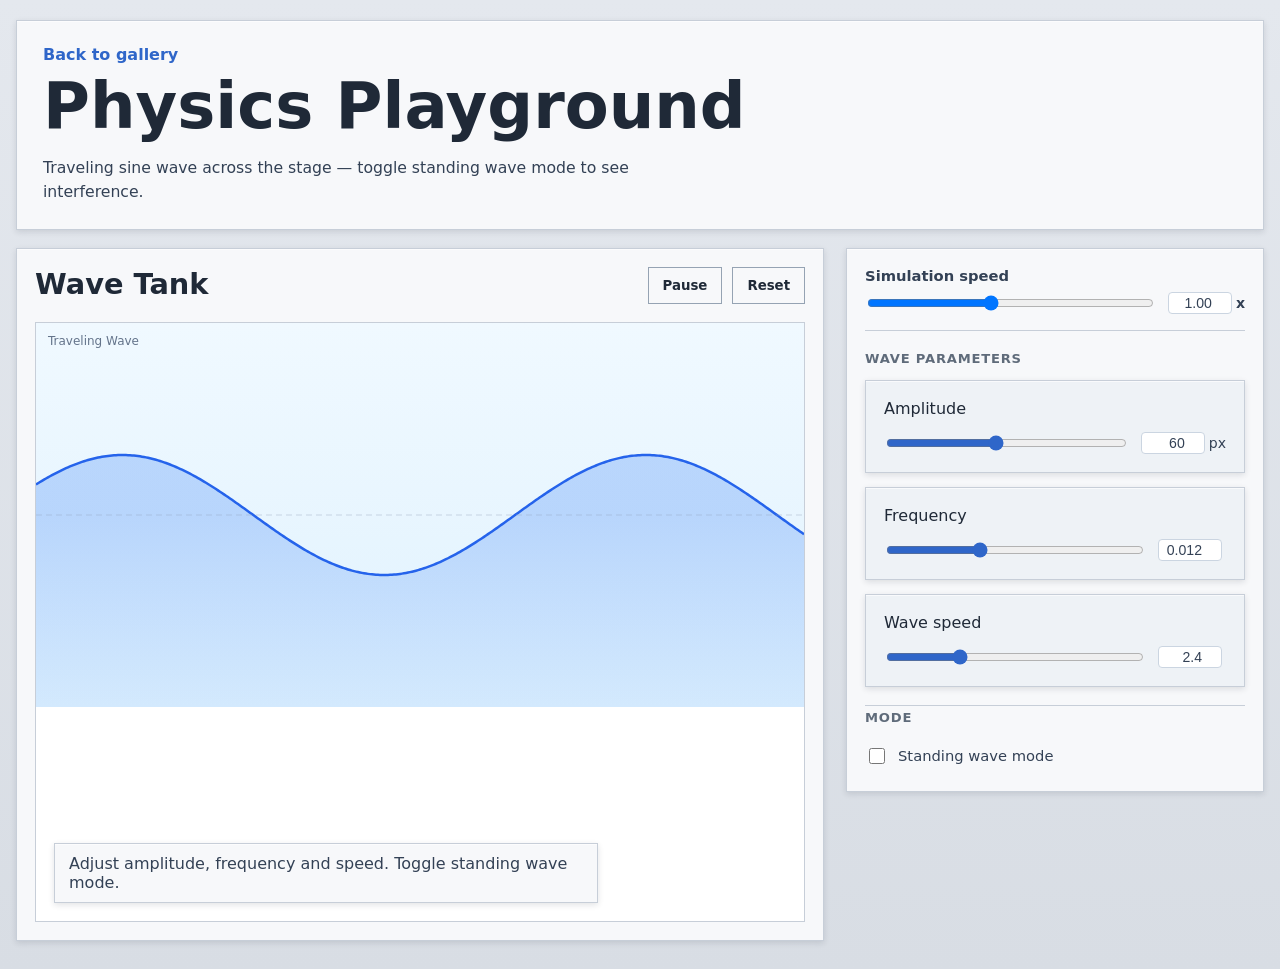
<file: sim/wave.html>
<!doctype html>
<html lang="en">
  <head>
    <meta charset="UTF-8" />
    <meta name="viewport" content="width=device-width, initial-scale=1.0" />
    <title>Wave Tank</title>
    <meta name="description" content="Traveling and standing wave simulation with adjustable amplitude and frequency." />
    <link rel="stylesheet" href="../styles.css" />
  </head>
  <body class="sim-page" data-sim="wave">
    <div class="page-shell">
      <header class="hero">
        <div class="hero-copy">
          <a class="back-link" href="../index.html">Back to gallery</a>
          <h1>Physics Playground</h1>
          <p class="lede">Traveling sine wave across the stage — toggle standing wave mode to see interference.</p>
        </div>
      </header>

      <main class="app-grid">
        <section class="stage-card">
          <div class="stage-topbar">
            <h2 id="stage-title">Wave Tank</h2>
            <div class="stage-actions">
              <button class="ghost-button" id="pause-button" type="button">Pause</button>
              <button class="ghost-button" id="reset-button" type="button">Reset</button>
            </div>
          </div>
          <div class="canvas-wrap">
            <canvas id="simulation-canvas" aria-label="Physics simulation canvas"></canvas>
            <div class="canvas-overlay">
              <div class="overlay-chip" id="sim-hint">Sine wave moving across the canvas.</div>
            </div>
          </div>
        </section>

        <aside class="control-card">
          <div class="global-controls">
            <label class="speed-control" for="simulation-speed">
              <span>Simulation speed</span>
              <div class="speed-row">
                <input id="simulation-speed" type="range" min="0.25" max="2" step="0.05" value="1" />
                <strong id="simulation-speed-value">1.00x</strong>
              </div>
            </label>
          </div>

          <div class="controls-stack">
            <div class="control-group-title">Wave Parameters</div>

            <label class="control-panel active">
              <span>Amplitude</span>
              <div class="speed-row">
                <input id="wave-amp" type="range" min="10" max="120" step="2" value="60" data-unit=" px" />
                <span class="range-value" data-value-for="wave-amp">60 px</span>
              </div>
            </label>

            <label class="control-panel active">
              <span>Frequency</span>
              <div class="speed-row">
                <input id="wave-freq" type="range" min="0.002" max="0.03" step="0.001" value="0.012" />
                <span class="range-value" data-value-for="wave-freq">0.012</span>
              </div>
            </label>

            <label class="control-panel active">
              <span>Wave speed</span>
              <div class="speed-row">
                <input id="wave-speed" type="range" min="0.3" max="8" step="0.1" value="2.4" />
                <span class="range-value" data-value-for="wave-speed">2.4</span>
              </div>
            </label>

            <div class="control-group-title">Mode</div>

            <label class="toggle-row">
              <input id="wave-standing" type="checkbox" />
              <span>Standing wave mode</span>
            </label>
          </div>
        </aside>
      </main>
    </div>
    <script src="../app.js"></script>
  </body>
</html>
</file>
<file: styles.css>
:root {
  --bg: #d7dbe1;
  --panel: #f7f8fa;
  --panel-soft: #eef2f6;
  --text: #1f2937;
  --muted: #5f6b7a;
  --accent: #2f66c9;
  --accent-soft: rgba(47, 102, 201, 0.14);
  --line: #c7ced8;
  --shadow:
    0 1px 0 rgba(255, 255, 255, 0.65) inset, 0 2px 6px rgba(18, 28, 45, 0.12);
}

* {
  box-sizing: border-box;
  border-radius: 0;
}

html,
body {
  min-height: 100%;
}

body {
  margin: 0;
  color: var(--text);
  font-family:
    system-ui,
    -apple-system,
    BlinkMacSystemFont,
    "Segoe UI",
    sans-serif;
  background: linear-gradient(180deg, #e4e8ee 0%, #d8dde4 100%);
}

.gallery-page {
  min-height: 100vh;
}

.page-shell {
  width: min(1440px, calc(100vw - 32px));
  margin: 0 auto;
  padding: 20px 0 28px;
}

.gallery-shell {
  max-width: 1120px;
}

.hero {
  display: grid;
  grid-template-columns: minmax(0, 1fr);
  gap: 0;
  align-items: start;
  margin-bottom: 18px;
}

.hero-copy,
.stage-card,
.control-card,
.stat-card,
.control-panel {
  border: 1px solid var(--line);
  box-shadow: var(--shadow);
}

.hero-copy {
  padding: 24px 26px;
  background: var(--panel);
}

.gallery-page .hero-copy {
  padding: 28px;
}

.control-panel p,
.stat-card span,
.range-value {
  color: var(--muted);
}

h1,
h2,
h3,
.stat-card strong {
  font-family: inherit;
}

h1 {
  margin: 0;
  font-size: clamp(2.4rem, 5vw, 4rem);
  line-height: 1;
}

.lede {
  max-width: 68ch;
  margin: 18px 0 0;
  font-size: 0.98rem;
  line-height: 1.55;
  color: #334155;
}

.gallery-grid {
  display: grid;
  grid-template-columns: repeat(3, minmax(0, 1fr));
  gap: 16px;
  margin-top: 20px;
}

.gallery-card {
  font: inherit;
  border: 1px solid var(--line);
  box-shadow: var(--shadow);
  background: var(--panel);
  min-height: 180px;
  padding: 18px;
  display: grid;
  align-content: start;
  gap: 8px;
  text-align: left;
  cursor: pointer;
  transition:
    transform 160ms ease,
    box-shadow 160ms ease,
    background 160ms ease;
}

.gallery-card:hover {
  transform: translateY(-2px);
  background: #fbfcfe;
}

.gallery-card-title {
  font-size: 1.25rem;
  font-weight: 700;
}

.gallery-card-desc {
  color: var(--muted);
  line-height: 1.5;
}

.loading-overlay {
  position: fixed;
  inset: 0;
  display: none;
  align-items: center;
  justify-content: center;
  background: rgba(215, 219, 225, 0.82);
  z-index: 20;
}

.loading-overlay.visible {
  display: flex;
}

.loading-card {
  min-width: 220px;
  padding: 18px 24px;
  border: 1px solid var(--line);
  background: var(--panel);
  box-shadow: var(--shadow);
  text-align: center;
}

.loading-label {
  font-size: 1.1rem;
  font-weight: 700;
}

.global-controls {
  margin-bottom: 16px;
  padding-bottom: 16px;
  border-bottom: 1px solid var(--line);
}

.speed-control {
  display: grid;
  gap: 8px;
  font-size: 0.92rem;
  font-weight: 700;
  color: #334155;
}

.speed-row {
  display: flex;
  align-items: center;
  gap: 12px;
}

.speed-row input[type="range"] {
  flex: 1;
}

.back-link {
  display: inline-block;
  margin-bottom: 10px;
  color: var(--accent);
  text-decoration: none;
  font-weight: 700;
}

.stat-card span,
.stat-card strong {
  display: block;
}

.app-grid {
  display: grid;
  grid-template-columns: minmax(0, 1.45fr) minmax(320px, 0.75fr);
  gap: 22px;
  align-items: start;
}

.stage-card,
.control-card {
  background: var(--panel);
}

.stage-card {
  padding: 18px;
}

.stage-topbar,
.stage-actions,
.tool-tabs,
.stats-grid {
  display: flex;
}

.stage-topbar {
  align-items: flex-start;
  justify-content: space-between;
  gap: 16px;
}

.stage-actions,
.tool-tabs {
  gap: 10px;
  flex-wrap: wrap;
}

.stage-actions {
  justify-content: flex-end;
}

#stage-title,
.control-panel h3 {
  margin: 0;
  font-size: clamp(1.3rem, 2.6vw, 1.8rem);
}

.canvas-wrap {
  position: relative;
  margin-top: 18px;
  min-height: 600px;
  overflow: hidden;
  border: 1px solid var(--line);
  background: #ffffff;
}

#simulation-canvas {
  width: 100%;
  height: 100%;
  display: block;
}

.canvas-overlay {
  position: absolute;
  inset: 0;
  pointer-events: none;
  display: flex;
  align-items: flex-end;
  justify-content: flex-start;
  padding: 18px;
}

.overlay-chip {
  max-width: 34rem;
  padding: 10px 14px;
  background: rgba(247, 248, 250, 0.96);
  border: 1px solid var(--line);
  color: #334155;
  box-shadow: var(--shadow);
}

.projectile-tools {
  display: grid;
  grid-template-columns: minmax(0, 1.15fr) minmax(280px, 0.85fr);
  gap: 14px;
  margin-top: 16px;
}

.projectile-history,
.projectile-grid {
  padding: 16px;
  border: 1px solid var(--line);
  background: var(--panel-soft);
  box-shadow: var(--shadow);
}

.projectile-tools-head {
  margin-bottom: 12px;
}

.projectile-tools-head h3 {
  margin: 0;
  font-size: 1rem;
}

.projectile-tools-head p {
  margin: 6px 0 0;
  color: var(--muted);
  font-size: 0.9rem;
  line-height: 1.45;
}

.trajectory-list {
  display: grid;
  gap: 8px;
  max-height: 184px;
  overflow: auto;
  padding-right: 4px;
}

.trajectory-item {
  display: flex;
  align-items: center;
  gap: 10px;
  padding: 10px 12px;
  border: 1px solid var(--line);
  background: var(--panel);
  color: #334155;
  font-size: 0.92rem;
  font-weight: 700;
  cursor: pointer;
}

.trajectory-item input {
  accent-color: var(--accent);
}

.trajectory-swatch {
  width: 14px;
  height: 14px;
  border: 1px solid rgba(15, 23, 42, 0.16);
  box-shadow: inset 0 0 0 1px rgba(255, 255, 255, 0.28);
}

.trajectory-label {
  flex: 1;
}

.trajectory-empty {
  padding: 12px;
  border: 1px dashed var(--line);
  background: rgba(255, 255, 255, 0.62);
  color: var(--muted);
}

.grid-toggle-row {
  display: flex;
  align-items: center;
  justify-content: space-between;
  gap: 12px;
  font-size: 0.92rem;
  font-weight: 700;
  color: #334155;
}

.projectile-grid label {
  display: grid;
  gap: 8px;
}

.projectile-grid input[type="range"] {
  width: 100%;
  accent-color: var(--accent);
}

.control-card {
  padding: 18px;
}

.tool-tabs {
  margin-bottom: 16px;
  padding: 8px;
  border: 1px solid var(--line);
  background: var(--panel-soft);
}

.stats-grid {
  flex-wrap: wrap;
  gap: 12px;
  margin: 0 0 18px;
}

.stat-card {
  flex: 1 1 calc(50% - 12px);
  min-width: 140px;
  padding: 16px;
  background: var(--panel-soft);
}

.stat-card strong {
  margin-top: 8px;
  font-size: 1.45rem;
}

.controls-stack {
  display: grid;
  gap: 14px;
}

.control-panel {
  display: none;
  padding: 18px;
  background: var(--panel-soft);
}

.control-panel.active {
  display: grid;
  gap: 14px;
}

.control-panel label {
  display: grid;
  gap: 8px;
  font-size: 0.92rem;
  color: #334155;
}

.control-panel input[type="range"] {
  width: 100%;
  accent-color: var(--accent);
}

.range-value {
  justify-self: end;
  font-size: 0.88rem;
}

.sim-tab,
.ghost-button,
.primary-button {
  appearance: none;
  border: 1px solid #95a3b3;
  font-family: inherit;
  font-weight: 700;
  cursor: pointer;
  transition:
    transform 160ms ease,
    background 160ms ease,
    color 160ms ease,
    box-shadow 160ms ease;
}

.sim-tab,
.ghost-button {
  padding: 10px 14px;
  color: var(--text);
  background: var(--panel);
}

.sim-tab.active,
.ghost-button:hover,
.sim-tab:hover {
  background: linear-gradient(180deg, #e7efff 0%, #cfdcf8 100%);
  box-shadow:
    0 1px 0 rgba(255, 255, 255, 0.7) inset,
    0 1px 2px rgba(18, 28, 45, 0.08);
}

.primary-button {
  padding: 12px 16px;
  color: #ffffff;
  background: linear-gradient(180deg, #5b87d8 0%, #2f66c9 100%);
  border-color: #244f9d;
  box-shadow: 0 1px 0 rgba(255, 255, 255, 0.25) inset;
}

.sim-tab:hover,
.ghost-button:hover,
.primary-button:hover {
  transform: translateY(-1px);
}

.primary-button:active,
.sim-tab:active,
.ghost-button:active {
  transform: translateY(1px) scale(0.99);
}

.control-group-title {
  font-size: 0.82rem;
  font-weight: 700;
  text-transform: uppercase;
  letter-spacing: 0.06em;
  color: var(--muted);
  padding-top: 4px;
  border-top: 1px solid var(--line);
  margin-top: 4px;
}

.controls-stack > .control-group-title:first-child {
  border-top: none;
  margin-top: 0;
}

.toggle-row {
  display: flex;
  align-items: center;
  gap: 10px;
  font-size: 0.92rem;
  color: #334155;
  cursor: pointer;
  padding: 6px 0;
}

.toggle-row input[type="checkbox"] {
  width: 16px;
  height: 16px;
  accent-color: var(--accent);
  cursor: pointer;
  flex-shrink: 0;
}

@media (max-width: 1120px) {
  .hero,
  .app-grid,
  .projectile-tools {
    grid-template-columns: 1fr;
  }

  .canvas-wrap {
    min-height: 540px;
  }
}

@media (max-width: 720px) {
  .page-shell {
    width: min(100vw - 18px, 1440px);
    padding-top: 10px;
  }

  .hero-copy,
  .stage-card,
  .control-card {
    padding: 16px;
  }

  .hero-badges {
    grid-template-columns: 1fr;
  }

  .canvas-wrap {
    min-height: 440px;
  }

  .projectile-tools {
    grid-template-columns: 1fr;
  }

  .grid-toggle-row {
    flex-direction: column;
    align-items: start;
  }

  .stat-card {
    flex-basis: 100%;
  }
}
</file>
